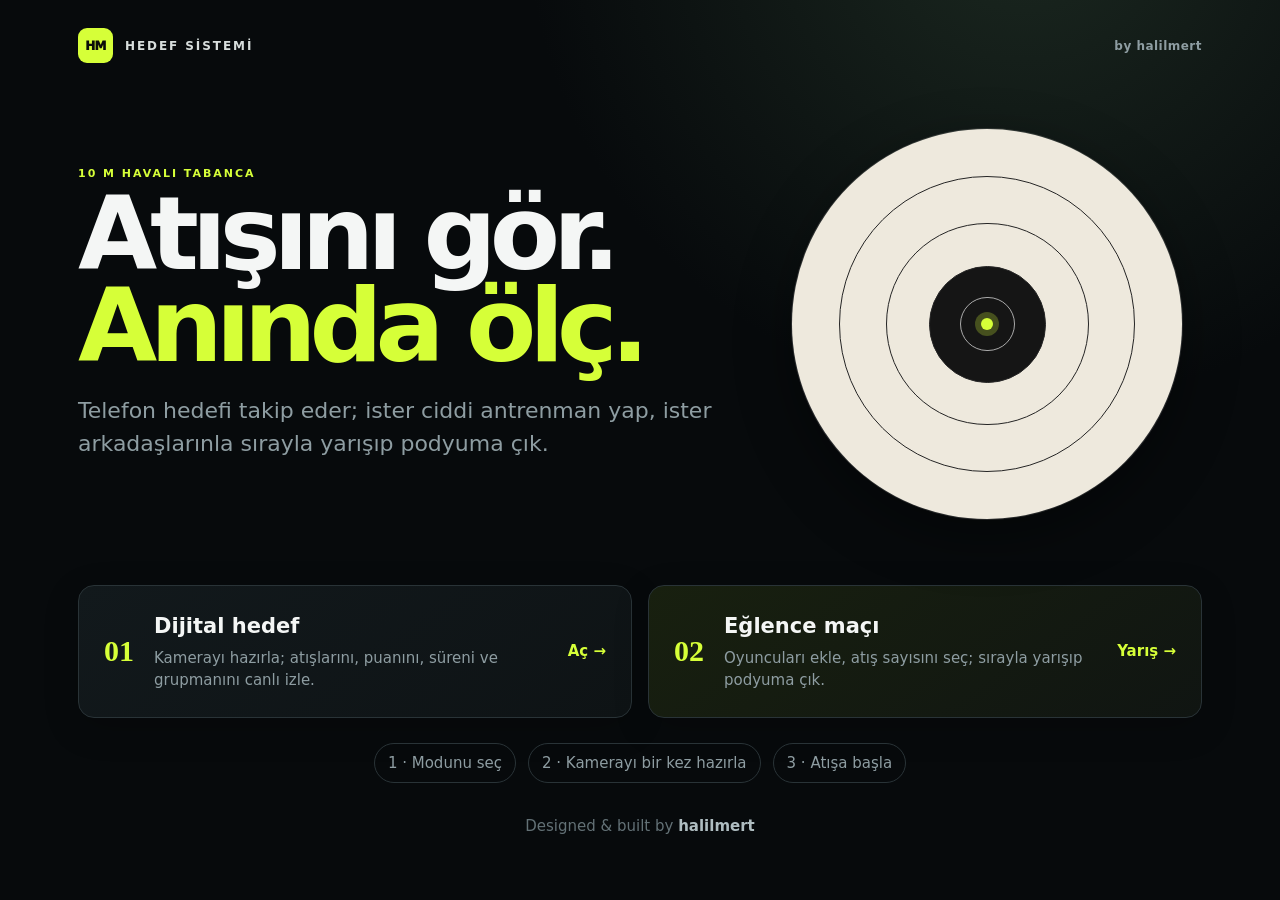
<file: static/index.html>
<!doctype html>
<html lang="tr">
<head>
  <meta charset="utf-8">
  <meta name="viewport" content="width=device-width,initial-scale=1">
  <meta name="theme-color" content="#080b0d">
  <title>Hedef Takip Sistemi · by halilmert</title>
  <link rel="stylesheet" href="/static/css/style.css?v=fun-1">
</head>
<body>
  <main class="landing">
    <nav class="brandbar"><span class="brand-mark">HM</span><span>HEDEF SİSTEMİ</span><span class="byline">by halilmert</span></nav>
    <section class="hero">
      <div>
        <p class="eyebrow">10 M HAVALI TABANCA</p>
        <h1>Atışını gör.<br><em>Anında ölç.</em></h1>
        <p class="lead">Telefon hedefi takip eder; ister ciddi antrenman yap, ister arkadaşlarınla sırayla yarışıp podyuma çık.</p>
      </div>
      <div class="hero-target" aria-hidden="true"><i></i><i></i><i></i><i></i><b></b></div>
    </section>
    <div class="portal-grid">
      <a class="portal" href="/dashboard"><span class="portal-no">01</span><div><h2>Dijital hedef</h2><p>Kamerayı hazırla; atışlarını, puanını, süreni ve grupmanını canlı izle.</p></div><strong>Aç →</strong></a>
      <a class="portal fun-portal" href="/fun"><span class="portal-no">02</span><div><h2>Eğlence maçı</h2><p>Oyuncuları ekle, atış sayısını seç; sırayla yarışıp podyuma çık.</p></div><strong>Yarış →</strong></a>
    </div>
    <section class="quick-guide"><span>1 · Modunu seç</span><span>2 · Kamerayı bir kez hazırla</span><span>3 · Atışa başla</span></section>
    <footer>Designed &amp; built by <strong>halilmert</strong></footer>
  </main>
</body>
</html>
</file>
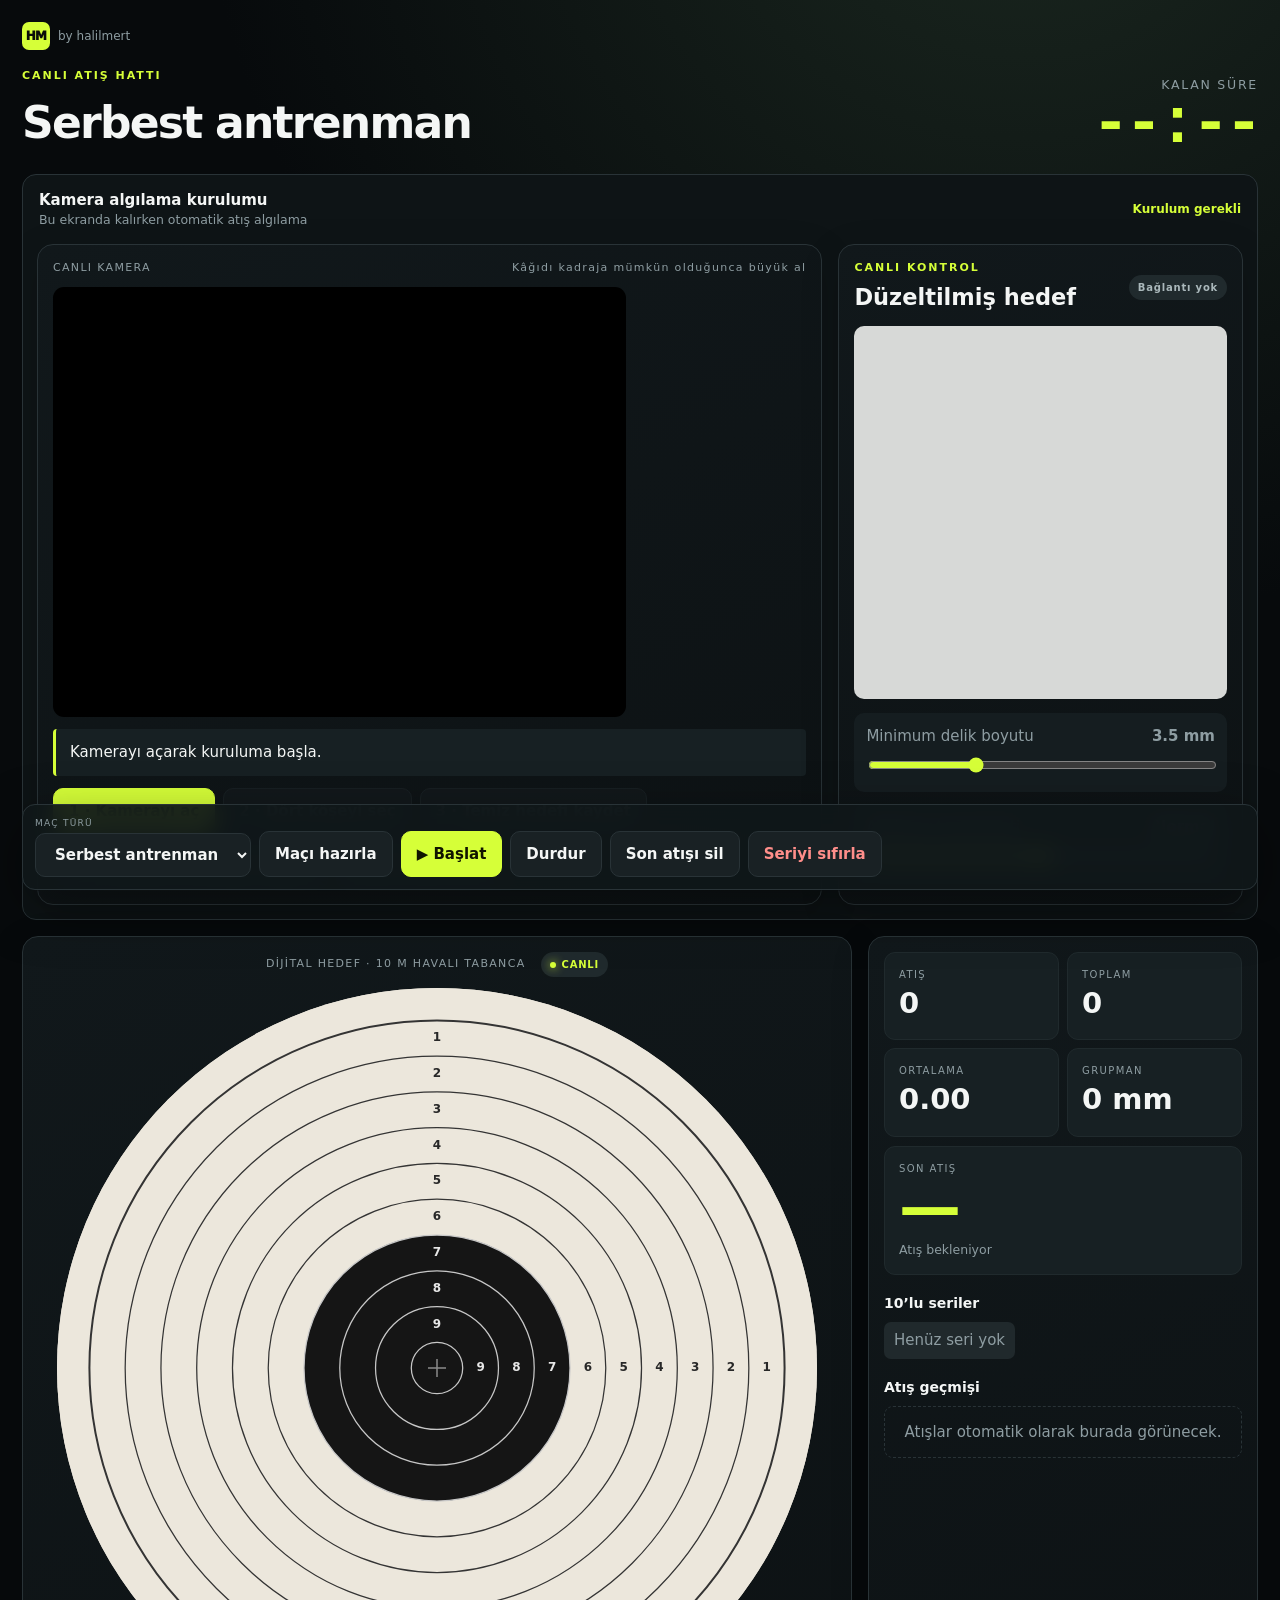
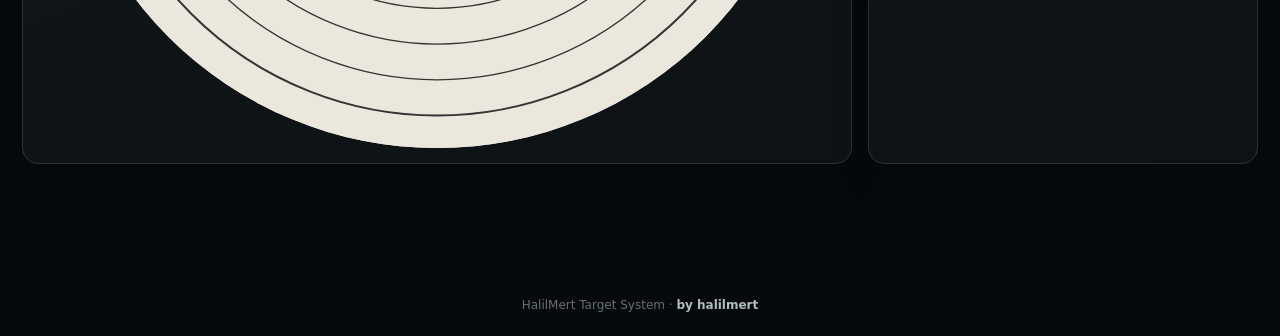
<file: static/dashboard.html>
<!doctype html>
<html lang="tr">
<head>
  <meta charset="utf-8">
  <meta name="viewport" content="width=device-width,initial-scale=1">
  <meta name="theme-color" content="#080b0d">
  <title>Dijital Hedef · HalilMert Target</title>
  <link rel="stylesheet" href="/static/css/style.css?v=auto-2">
</head>
<body>
<main class="match-shell">
  <header class="page-head">
    <div><a class="mini-brand" href="/"><span>HM</span> by halilmert</a><p class="eyebrow">CANLI ATIŞ HATTI</p><h1 id="matchName">Serbest antrenman</h1></div>
    <div><small>KALAN SÜRE</small><div class="clock" id="clock">--:--</div></div>
  </header>
  <details id="sensorSetup" class="dashboard-sensor" open>
    <summary><span><b>Kamera algılama kurulumu</b><small>Bu ekranda kalırken otomatik atış algılama</small></span><strong id="sensorSummary">Kurulum gerekli</strong></summary>
    <section class="sensor-grid embedded-sensor">
      <article class="panel">
        <div class="panel-label"><span>CANLI KAMERA</span><span>Kâğıdı kadraja mümkün olduğunca büyük al</span></div>
        <div class="camera-stage"><video id="video" playsinline muted></video><canvas id="camera"></canvas><canvas id="overlay"></canvas></div>
        <div id="status" class="status">Kamerayı açarak kuruluma başla.</div>
        <div class="steps"><button id="start" class="primary">1 · Kamerayı aç</button><button id="corners" disabled>2 · Dört köşeyi seç</button><button id="reference" disabled>3 · Temiz hedefi kaydet</button><button id="arm" disabled>4 · Otomatik taramayı başlat</button><button id="test" disabled>Şimdi kontrol et</button></div>
      </article>
      <aside class="panel">
        <div class="panel-title"><div><span class="section-kicker">CANLI KONTROL</span><h2>Düzeltilmiş hedef</h2></div><span id="connection" class="pill">Bağlanıyor</span></div>
        <canvas id="warped" width="400" height="400"></canvas>
        <div class="settings"><label><span>Minimum delik boyutu <strong id="sizeLabel">3.5 mm</strong></span><input id="minSize" type="range" min="2" max="7" value="3.5" step="0.5"></label><label><span>Algılama hassasiyeti <strong id="sensitivityLabel">Normal</strong></span><input id="sensitivity" type="range" min="0" max="2" value="1"></label></div>
      </aside>
    </section>
  </details>
  <section class="match-grid">
    <div class="target-panel"><div class="panel-label"><span>DİJİTAL HEDEF · 10 M HAVALI TABANCA</span><span class="live-dot">CANLI</span></div><canvas id="target" width="760" height="760"></canvas></div>
    <aside class="score-panel">
      <div class="metrics"><div><span>ATIŞ</span><strong id="count">0</strong></div><div><span>TOPLAM</span><strong id="total">0</strong></div><div><span>ORTALAMA</span><strong id="average">0.00</strong></div><div><span>GRUPMAN</span><strong id="group">0 mm</strong></div></div>
      <div class="last-shot"><span>SON ATIŞ</span><strong id="lastScore">—</strong><small id="lastMeta">Atış bekleniyor</small></div>
      <h2>10’lu seriler</h2><div id="series" class="series"><span>Henüz seri yok</span></div>
      <h2>Atış geçmişi</h2><div class="shot-list" id="shotList"><div class="empty-row">Atışlar otomatik olarak burada görünecek.</div></div>
    </aside>
  </section>
  <section class="control-bar">
    <label><span>MAÇ TÜRÜ</span><select id="preset"><option value="free">Serbest antrenman</option><option value="40-50">40 atış · 50 dk</option><option value="50-50">50 atış · 50 dk</option><option value="60-75">60 atış · 1 sa 15 dk</option></select></label>
    <button id="configure">Maçı hazırla</button><button id="startMatch" class="primary">▶ Başlat</button><button id="stopMatch">Durdur</button><button id="deleteLast">Son atışı sil</button><button id="reset" class="danger">Seriyi sıfırla</button>
  </section>
  <footer class="app-footer">HalilMert Target System · <strong>by halilmert</strong></footer>
</main>
<script type="module" src="/static/js/dashboard.js?v=auto-2"></script>
<script type="module" src="/static/js/tablet.js?v=auto-9"></script>
</body>
</html>
</file>
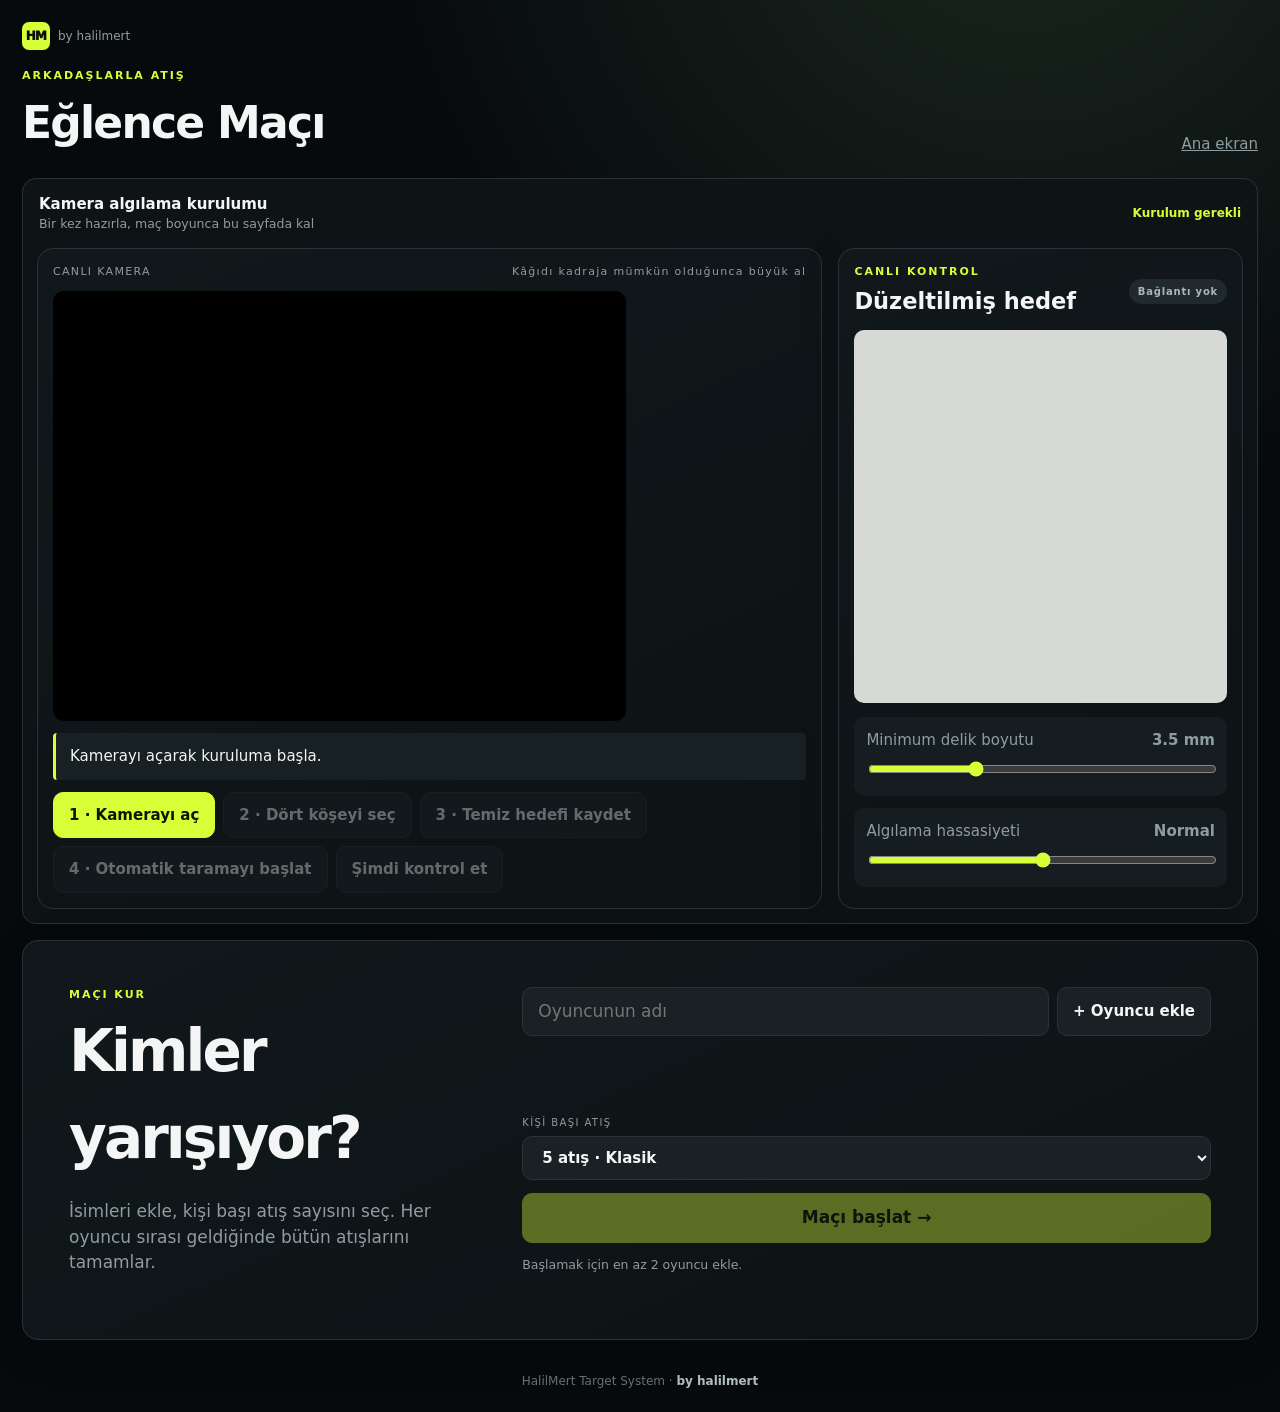
<file: static/fun.html>
<!doctype html>
<html lang="tr">
<head>
  <meta charset="utf-8">
  <meta name="viewport" content="width=device-width,initial-scale=1">
  <meta name="theme-color" content="#080b0d">
  <title>Eğlence Maçı · HalilMert Target</title>
  <link rel="stylesheet" href="/static/css/style.css?v=fun-1">
</head>
<body>
<main class="match-shell fun-shell">
  <header class="page-head fun-head">
    <div><a class="mini-brand" href="/"><span>HM</span> by halilmert</a><p class="eyebrow">ARKADAŞLARLA ATIŞ</p><h1>Eğlence Maçı</h1></div>
    <a class="home-link" href="/">Ana ekran</a>
  </header>

  <details id="sensorSetup" class="dashboard-sensor" open>
    <summary><span><b>Kamera algılama kurulumu</b><small>Bir kez hazırla, maç boyunca bu sayfada kal</small></span><strong id="sensorSummary">Kurulum gerekli</strong></summary>
    <section class="sensor-grid embedded-sensor">
      <article class="panel">
        <div class="panel-label"><span>CANLI KAMERA</span><span>Kâğıdı kadraja mümkün olduğunca büyük al</span></div>
        <div class="camera-stage"><video id="video" playsinline muted></video><canvas id="camera"></canvas><canvas id="overlay"></canvas></div>
        <div id="status" class="status">Kamerayı açarak kuruluma başla.</div>
        <div class="steps"><button id="start" class="primary">1 · Kamerayı aç</button><button id="corners" disabled>2 · Dört köşeyi seç</button><button id="reference" disabled>3 · Temiz hedefi kaydet</button><button id="arm" disabled>4 · Otomatik taramayı başlat</button><button id="test" disabled>Şimdi kontrol et</button></div>
      </article>
      <aside class="panel">
        <div class="panel-title"><div><span class="section-kicker">CANLI KONTROL</span><h2>Düzeltilmiş hedef</h2></div><span id="connection" class="pill">Bağlanıyor</span></div>
        <canvas id="warped" width="400" height="400"></canvas>
        <div class="settings"><label><span>Minimum delik boyutu <strong id="sizeLabel">3.5 mm</strong></span><input id="minSize" type="range" min="2" max="7" value="3.5" step="0.5"></label><label><span>Algılama hassasiyeti <strong id="sensitivityLabel">Normal</strong></span><input id="sensitivity" type="range" min="0" max="2" value="1"></label></div>
      </aside>
    </section>
  </details>

  <section id="funSetup" class="fun-setup panel">
    <div class="fun-setup-copy"><span class="section-kicker">MAÇI KUR</span><h2>Kimler yarışıyor?</h2><p>İsimleri ekle, kişi başı atış sayısını seç. Her oyuncu sırası geldiğinde bütün atışlarını tamamlar.</p></div>
    <div class="player-builder">
      <div class="player-entry"><input id="playerName" maxlength="30" autocomplete="off" placeholder="Oyuncunun adı"><button id="addPlayer">+ Oyuncu ekle</button></div>
      <div id="playerChips" class="player-chips"></div>
      <label class="shot-choice"><span>KİŞİ BAŞI ATIŞ</span><select id="funShotCount"><option value="3">3 atış · Hızlı</option><option value="5" selected>5 atış · Klasik</option><option value="10">10 atış · Uzun</option></select></label>
      <button id="launchFun" class="primary fun-launch" disabled>Maçı başlat →</button>
      <small id="setupHint">Başlamak için en az 2 oyuncu ekle.</small>
    </div>
  </section>

  <section id="funArena" class="hidden">
    <div class="turn-banner"><span>SIRA SENDE</span><strong id="currentPlayer">—</strong><div><b id="turnProgress">0 / 5</b><small>Atış tamamlandı</small></div></div>
    <div class="fun-grid">
      <article class="target-panel"><div class="panel-label"><span>CANLI HEDEF</span><span class="live-dot">MAÇ AÇIK</span></div><canvas id="target" width="760" height="760"></canvas></article>
      <aside class="score-panel fun-score-panel">
        <span class="section-kicker">CANLI SIRALAMA</span><div id="funStandings" class="fun-standings"></div>
        <div class="last-shot fun-last"><span>SON ATIŞ</span><strong id="funLastScore">—</strong><small id="funLastMeta">Atış bekleniyor</small></div>
        <h2>Bu oyuncunun atışları</h2><div id="playerShots" class="player-shots"></div>
      </aside>
    </div>
    <div class="fun-controls"><button id="funDeleteLast">Son atışı sil</button><button id="abandonFun" class="danger">Yeni maç kur</button></div>
  </section>

  <section id="ceremony" class="ceremony hidden">
    <span class="eyebrow">MAÇ TAMAMLANDI</span><h2>İşte podyum!</h2><div id="podium" class="podium"></div>
    <div id="allResults" class="all-results"></div>
    <button id="newFun" class="primary">Yeni maç kur</button>
  </section>
  <footer class="app-footer">HalilMert Target System · <strong>by halilmert</strong></footer>
</main>
<script type="module" src="/static/js/fun.js?v=fun-1"></script>
<script type="module" src="/static/js/tablet.js?v=auto-9"></script>
</body>
</html>
</file>
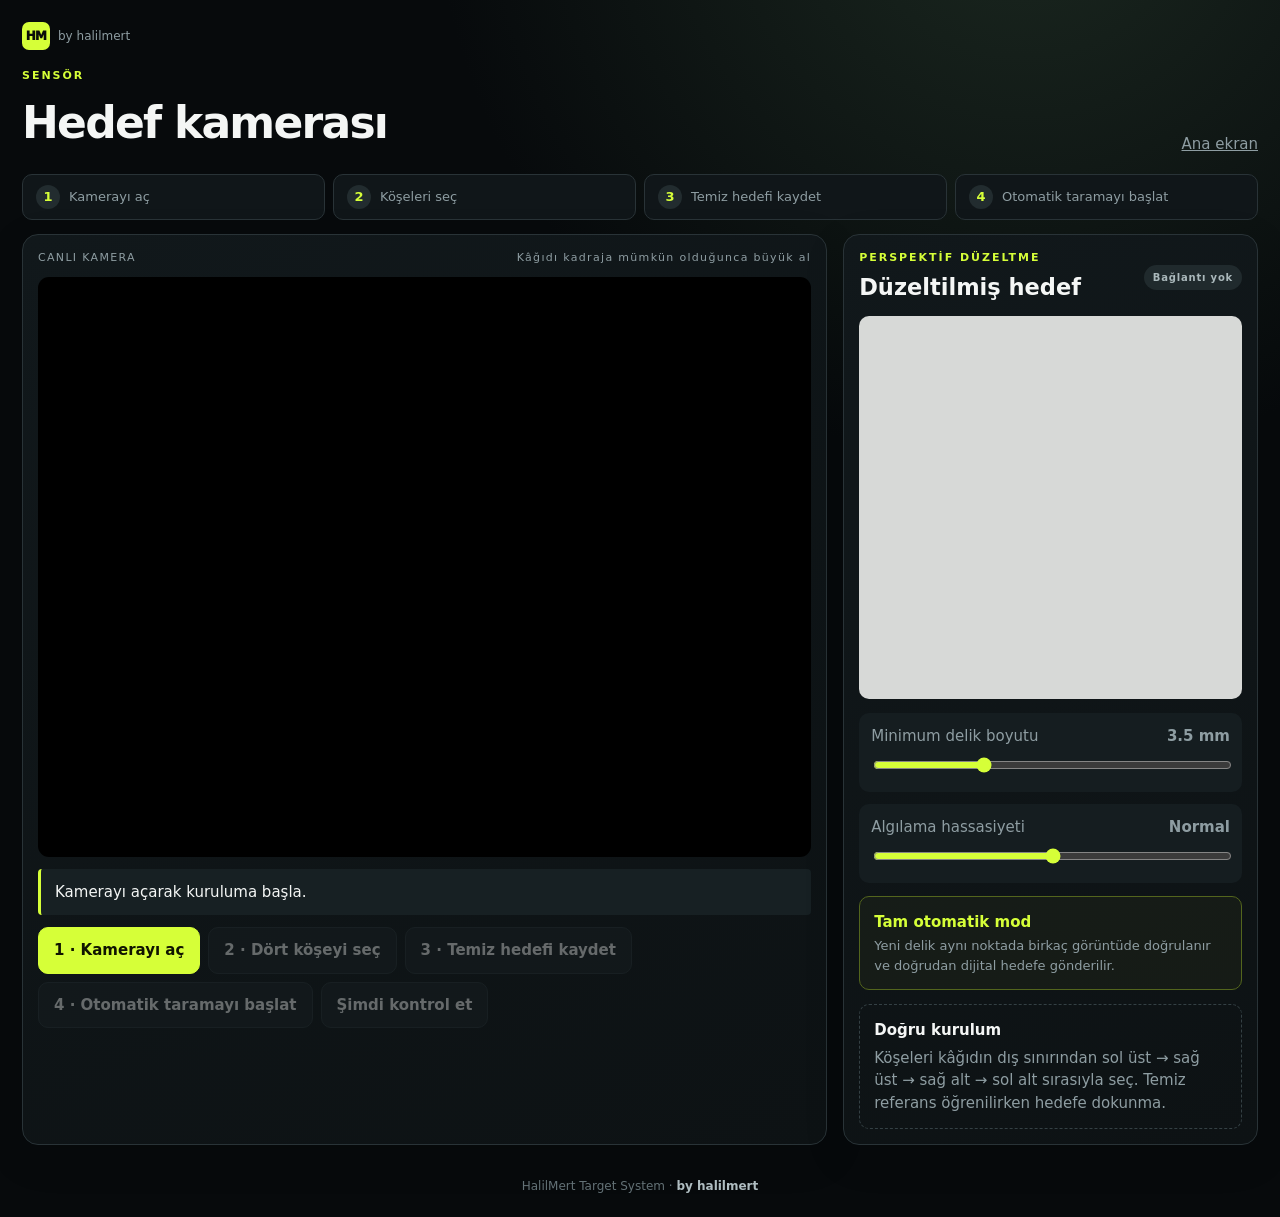
<file: static/tablet.html>
<!doctype html>
<html lang="tr">
<head>
  <meta charset="utf-8">
  <meta name="viewport" content="width=device-width,initial-scale=1,viewport-fit=cover">
  <title>Hedef Kamerası · HalilMert Target</title>
  <link rel="stylesheet" href="/static/css/style.css?v=auto-1">
</head>
<body>
  <main class="app-shell">
    <a class="mini-brand" href="/"><span>HM</span> by halilmert</a>
    <header class="page-head">
      <div><span class="eyebrow">SENSÖR</span><h1>Hedef kamerası</h1></div>
      <a class="home-link" href="/">Ana ekran</a>
    </header>
    <div class="workflow">
      <span><b>1</b>Kamerayı aç</span><span><b>2</b>Köşeleri seç</span>
      <span><b>3</b>Temiz hedefi kaydet</span><span><b>4</b>Otomatik taramayı başlat</span>
    </div>
    <section class="sensor-grid">
      <article class="panel">
        <div class="panel-label"><span>CANLI KAMERA</span><span>Kâğıdı kadraja mümkün olduğunca büyük al</span></div>
        <div class="camera-stage"><video id="video" playsinline muted></video><canvas id="camera"></canvas><canvas id="overlay"></canvas></div>
        <div id="status" class="status">Kamerayı açarak kuruluma başla.</div>
        <div class="steps">
          <button id="start" class="primary">1 · Kamerayı aç</button>
          <button id="corners" disabled>2 · Dört köşeyi seç</button>
          <button id="reference" disabled>3 · Temiz hedefi kaydet</button>
          <button id="arm" disabled>4 · Otomatik taramayı başlat</button>
          <button id="test" disabled>Şimdi kontrol et</button>
        </div>
      </article>
      <aside class="panel">
        <div class="panel-title"><div><span class="section-kicker">PERSPEKTİF DÜZELTME</span><h2>Düzeltilmiş hedef</h2></div><span id="connection" class="pill">Bağlanıyor</span></div>
        <canvas id="warped" width="400" height="400"></canvas>
        <div class="settings">
          <label><span>Minimum delik boyutu <strong id="sizeLabel">3.5 mm</strong></span><input id="minSize" type="range" min="2" max="7" value="3.5" step="0.5"></label>
          <label><span>Algılama hassasiyeti <strong id="sensitivityLabel">Normal</strong></span><input id="sensitivity" type="range" min="0" max="2" value="1"></label>
        </div>
        <div class="auto-info"><strong>Tam otomatik mod</strong><span>Yeni delik aynı noktada birkaç görüntüde doğrulanır ve doğrudan dijital hedefe gönderilir.</span></div>
        <div class="tip"><b>Doğru kurulum</b><p>Köşeleri kâğıdın dış sınırından sol üst → sağ üst → sağ alt → sol alt sırasıyla seç. Temiz referans öğrenilirken hedefe dokunma.</p></div>
      </aside>
    </section>
    <footer class="app-footer">HalilMert Target System · <strong>by halilmert</strong></footer>
  </main>
  <script type="module" src="/static/js/tablet.js?v=auto-9"></script>
</body>
</html>
</file>
<file: static/css/style.css>
:root{--bg:#070a0c;--panel:#101619;--panel2:#151d20;--line:#293337;--text:#f4f6f5;--muted:#8e9da2;--accent:#d6ff38;--accent2:#a8d900;--danger:#ff665f;--radius:16px;--shadow:0 18px 55px #0006}*{box-sizing:border-box}html{color-scheme:dark}body{margin:0;min-height:100vh;background:radial-gradient(circle at 80% -10%,#1b2820 0,transparent 35%),var(--bg);color:var(--text);font:15px/1.5 Inter,ui-sans-serif,system-ui,-apple-system,sans-serif}a{color:inherit}button,select{min-height:44px;border:1px solid var(--line);border-radius:10px;background:#192124;color:var(--text);padding:11px 15px;font:inherit;font-weight:750;cursor:pointer;transition:.18s ease}button:hover:not(:disabled){border-color:#5a6c72;transform:translateY(-1px)}button:disabled{opacity:.38;cursor:not-allowed}.primary{background:var(--accent);border-color:var(--accent);color:#101400}.danger{color:#ff8e8a}.eyebrow,.section-kicker{display:block;margin:0 0 5px;color:var(--accent);font-size:11px;font-weight:900;letter-spacing:.18em}.landing{max-width:1180px;margin:auto;padding:28px 28px 55px}.brandbar{display:flex;align-items:center;gap:12px;color:#d8dedd;font-size:12px;font-weight:850;letter-spacing:.16em}.brand-mark,.mini-brand span{display:inline-grid;place-items:center;width:35px;height:35px;border-radius:9px;background:var(--accent);color:#0a0d08;font-weight:950;letter-spacing:-.06em}.byline{margin-left:auto;color:var(--muted);font-weight:650;letter-spacing:.04em}.hero{min-height:58vh;display:grid;grid-template-columns:1.2fr .8fr;align-items:center;gap:50px}.hero h1{margin:0;font-size:clamp(52px,8vw,104px);line-height:.9;letter-spacing:-.07em}.hero h1 em{color:var(--accent);font-style:normal}.lead{max-width:650px;color:var(--muted);font-size:clamp(17px,2vw,22px)}.hero-target{position:relative;width:min(36vw,390px);aspect-ratio:1;margin:auto;border-radius:50%;background:#eee9dd;box-shadow:0 0 0 1px #fff2,var(--shadow)}.hero-target i{position:absolute;inset:12%;border:1px solid #252525;border-radius:50%}.hero-target i:nth-child(2){inset:24%}.hero-target i:nth-child(3){inset:35%;background:#151515}.hero-target i:nth-child(4){inset:43%;border-color:#aaa}.hero-target b{position:absolute;left:50%;top:50%;width:12px;height:12px;translate:-50% -50%;border-radius:50%;background:var(--accent);box-shadow:0 0 0 6px #d6ff3840}.portal-grid{display:grid;grid-template-columns:1fr 1fr;gap:16px}.portal{display:grid;grid-template-columns:auto 1fr auto;align-items:center;gap:20px;padding:25px;border:1px solid var(--line);background:linear-gradient(145deg,#12191c,#0e1315);text-decoration:none;border-radius:var(--radius);box-shadow:0 10px 35px #0003;transition:.2s}.portal:hover{border-color:#62726c;transform:translateY(-3px)}.portal-no{font:900 30px/1 ui-monospace;color:var(--accent)}.portal h2{margin:0;font-size:21px}.portal p{margin:4px 0 0;color:var(--muted)}.portal strong{color:var(--accent)}.quick-guide{display:flex;justify-content:center;gap:12px;flex-wrap:wrap;margin:25px 0;color:var(--muted)}.quick-guide span{padding:8px 13px;border:1px solid var(--line);border-radius:99px}.landing footer,.app-footer{text-align:center;color:#637176;margin-top:32px}.landing footer strong,.app-footer strong{color:#afbdc1}.app-shell,.match-shell{max-width:1540px;margin:auto;padding:22px}.page-head{display:flex;align-items:flex-end;justify-content:space-between;margin-bottom:18px}.page-head h1{margin:0;font-size:clamp(27px,4vw,44px);letter-spacing:-.04em}.page-head small{display:block;text-align:right;color:var(--muted);letter-spacing:.14em}.mini-brand{display:inline-flex;align-items:center;gap:8px;margin-bottom:18px;color:var(--muted);font-size:12px;text-decoration:none}.mini-brand span{width:28px;height:28px;border-radius:7px}.home-link{color:var(--muted)}.workflow{display:grid;grid-template-columns:repeat(4,1fr);gap:8px;margin-bottom:14px}.workflow span{display:flex;align-items:center;gap:9px;padding:10px 13px;background:#101619;border:1px solid var(--line);border-radius:10px;color:var(--muted);font-size:13px}.workflow b{display:grid;place-items:center;width:24px;height:24px;border-radius:50%;background:#222c2f;color:var(--accent)}.sensor-grid{display:grid;grid-template-columns:minmax(0,1.32fr) minmax(350px,.68fr);gap:16px}.panel,.score-panel,.target-panel{background:linear-gradient(155deg,#11181b,#0d1214);border:1px solid var(--line);border-radius:var(--radius);padding:15px;box-shadow:0 12px 40px #0002}.panel-label,.panel-title{display:flex;align-items:center;justify-content:space-between;gap:15px;margin-bottom:11px}.panel-label{color:var(--muted);font-size:11px;letter-spacing:.12em}.panel-title h2{margin:0}.camera-stage{position:relative;aspect-ratio:4/3;background:#000;border-radius:11px;overflow:hidden}.camera-stage video{display:none}.camera-stage canvas{position:absolute;inset:0;width:100%;height:100%}.status{margin:12px 0;padding:12px 14px;border-left:3px solid var(--accent);border-radius:4px;background:#172023}.status.error{border-color:var(--danger)}.steps{display:flex;flex-wrap:wrap;gap:8px}#warped{display:block;width:100%;aspect-ratio:1;object-fit:contain;background:#d7d9d7;border-radius:10px}.settings{display:grid;gap:12px;margin-top:14px}.settings label{display:block;padding:12px;background:#151d20;border-radius:10px;color:var(--muted)}.settings label span{display:flex;justify-content:space-between}.settings input{width:100%;margin-top:10px;accent-color:var(--accent)}.pill,.live-dot{padding:5px 9px;border-radius:99px;background:#202a2d;color:#aab8bb;font-size:10px;font-weight:800;letter-spacing:.08em}.live-dot{color:var(--accent)}.live-dot:before{content:"";display:inline-block;width:6px;height:6px;margin-right:6px;border-radius:50%;background:var(--accent);box-shadow:0 0 10px var(--accent)}.review{margin-top:13px;padding:15px;border:1px solid var(--accent);background:#d6ff380b;border-radius:11px}.review p{color:var(--muted)}.hidden{display:none!important}.tip{margin-top:14px;padding:14px;border:1px dashed #344044;border-radius:10px;color:var(--muted)}.tip b{color:var(--text)}.tip p{margin:5px 0 0}.match-grid{display:grid;grid-template-columns:minmax(520px,1fr) 390px;gap:16px}.target-panel{display:flex;flex-direction:column;align-items:center}#target{display:block;width:min(100%,760px);height:auto;background:#e8e3d9;border-radius:50%}.clock{font:900 clamp(36px,5vw,70px)/.95 ui-monospace,monospace;color:var(--accent);letter-spacing:-.08em}.metrics{display:grid;grid-template-columns:1fr 1fr;gap:8px}.metrics div,.last-shot{background:#172023;padding:14px;border:1px solid #202a2d;border-radius:11px}.metrics span,.last-shot span{display:block;color:var(--muted);font-size:10px;letter-spacing:.14em}.metrics strong{font-size:29px}.last-shot{margin-top:9px}.last-shot strong{display:block;font-size:62px;line-height:1;color:var(--accent)}.last-shot small{color:var(--muted)}.score-panel h2{margin:18px 0 8px;font-size:14px}.series{display:flex;gap:7px;flex-wrap:wrap}.series span{background:#20292c;padding:7px 10px;border-radius:7px;color:var(--muted)}.shot-list{max-height:220px;overflow:auto}.shot-row{display:grid;grid-template-columns:36px 1fr 50px;padding:8px;border-bottom:1px solid var(--line)}.control-bar{position:sticky;z-index:5;bottom:10px;display:flex;align-items:flex-end;gap:8px;flex-wrap:wrap;margin-top:14px;padding:12px;background:#101719ed;border:1px solid var(--line);border-radius:13px;backdrop-filter:blur(12px);box-shadow:var(--shadow)}.control-bar label{display:grid;gap:3px}.control-bar label span{font-size:9px;color:var(--muted);letter-spacing:.14em}.control-bar select{min-width:210px}.app-footer{font-size:12px}@media(max-width:980px){.hero{min-height:auto;padding:80px 0 50px}.hero-target{width:min(38vw,300px)}.sensor-grid,.match-grid{grid-template-columns:1fr}.score-panel{order:-1}.match-grid{min-width:0}.workflow{grid-template-columns:1fr 1fr}.target-panel{padding:8px}.score-panel .shot-list{max-height:150px}}@media(max-width:650px){.landing,.app-shell,.match-shell{padding:13px}.brandbar{margin-bottom:50px}.hero{display:block;padding:20px 0 45px}.hero-target{display:none}.portal-grid{grid-template-columns:1fr}.portal{grid-template-columns:auto 1fr;padding:18px}.portal strong{display:none}.page-head{align-items:flex-start}.page-head .clock{font-size:35px}.page-head small{font-size:8px}.workflow{display:none}.sensor-grid{grid-template-columns:1fr}.panel,.score-panel{padding:11px}.steps{display:grid;grid-template-columns:1fr 1fr}.steps button{padding:9px}.metrics strong{font-size:24px}.last-shot{display:grid;grid-template-columns:1fr auto;align-items:center}.last-shot strong{grid-row:1/3;grid-column:2;font-size:52px}.control-bar{position:static;display:grid;grid-template-columns:1fr 1fr}.control-bar label{grid-column:1/-1}.control-bar select{width:100%}.match-grid{display:flex;flex-direction:column}.target-panel{order:2}.score-panel{order:1}.quick-guide{justify-content:flex-start}.hero h1{font-size:50px}}
.auto-info{display:grid;gap:3px;margin-top:13px;padding:14px;border:1px solid #53651d;border-radius:10px;background:#d6ff3809}.auto-info strong{color:var(--accent)}.auto-info span{color:var(--muted);font-size:13px}
.empty-row{padding:14px;color:var(--muted);border:1px dashed var(--line);border-radius:9px;text-align:center}
.dashboard-sensor{margin:0 0 16px;border:1px solid var(--line);border-radius:14px;background:#0e1416;overflow:hidden}.dashboard-sensor>summary{display:flex;align-items:center;justify-content:space-between;gap:15px;padding:14px 16px;cursor:pointer;list-style:none}.dashboard-sensor>summary::-webkit-details-marker{display:none}.dashboard-sensor>summary span{display:grid}.dashboard-sensor>summary small{color:var(--muted);font-weight:500}.dashboard-sensor>summary strong{color:var(--accent);font-size:12px}.embedded-sensor{padding:0 14px 14px}.embedded-sensor .camera-stage{max-height:430px}.embedded-sensor #warped{max-height:430px}@media(max-width:650px){.dashboard-sensor>summary small{display:none}.embedded-sensor{padding:0 8px 8px}}
.fun-portal{background:linear-gradient(145deg,#18200f,#101512)}.fun-shell{max-width:1600px}.fun-head{padding-bottom:4px}.fun-setup{display:grid;grid-template-columns:minmax(260px,.75fr) minmax(360px,1.25fr);gap:40px;margin-bottom:16px;padding:clamp(22px,4vw,46px)}.fun-setup h2,.ceremony h2{margin:0;font-size:clamp(32px,5vw,58px);letter-spacing:-.05em}.fun-setup-copy p{max-width:520px;color:var(--muted);font-size:17px}.player-builder{display:grid;align-content:start;gap:13px}.player-entry{display:grid;grid-template-columns:1fr auto;gap:8px}.player-entry input{min-width:0;min-height:48px;border:1px solid var(--line);border-radius:10px;background:#192124;color:var(--text);padding:11px 15px;font:inherit;font-size:17px;outline:none}.player-entry input:focus{border-color:var(--accent);box-shadow:0 0 0 3px #d6ff3814}.player-chips{display:flex;flex-wrap:wrap;gap:8px;min-height:45px}.player-chip{display:flex;align-items:center;gap:8px;min-height:38px;padding:7px 10px;border-radius:99px}.player-chip b{display:grid;place-items:center;width:23px;height:23px;border-radius:50%;background:var(--accent);color:#101400}.player-chip span{color:var(--danger);font-size:18px}.shot-choice{display:grid;gap:6px;padding-top:8px}.shot-choice span{color:var(--muted);font-size:10px;letter-spacing:.14em}.shot-choice select{width:100%}.fun-launch{font-size:17px}.player-builder>small{color:var(--muted)}.turn-banner{display:grid;grid-template-columns:auto 1fr auto;align-items:center;gap:20px;margin-bottom:14px;padding:17px 22px;border:1px solid #647a1e;border-radius:14px;background:linear-gradient(100deg,#d6ff3812,#101719)}.turn-banner>span{color:var(--accent);font-size:11px;font-weight:900;letter-spacing:.18em}.turn-banner>strong{font-size:clamp(30px,5vw,62px);line-height:1;letter-spacing:-.05em}.turn-banner>div{text-align:right}.turn-banner>div b{display:block;font-size:25px}.turn-banner>div small{color:var(--muted)}.fun-grid{display:grid;grid-template-columns:minmax(520px,1fr) 390px;gap:16px}.fun-score-panel{align-self:stretch}.fun-standings{display:grid;gap:7px}.standing-row{display:grid;grid-template-columns:34px 1fr auto;align-items:center;gap:9px;padding:11px;border:1px solid var(--line);border-radius:10px;background:#151d20}.standing-row>span{font-weight:800}.standing-row small{display:block;color:var(--muted);font-size:11px;font-weight:500}.standing-row>strong{font-size:26px}.standing-row.active{border-color:var(--accent);background:#d6ff380c}.standing-row.active>span:after{content:" · ATIŞTA";color:var(--accent);font-size:9px;letter-spacing:.1em}.fun-last{margin:12px 0}.player-shots{display:flex;flex-wrap:wrap;gap:8px}.player-shots>span{display:grid;grid-template-columns:auto auto;align-items:center;gap:3px 8px;min-width:62px;padding:8px;border:1px solid var(--line);border-radius:9px;background:#1a2225;font-size:22px;font-weight:900}.player-shots>span b{grid-row:1/3;color:var(--accent);font-size:11px}.player-shots>span small{color:var(--muted);font-size:10px}.player-shots em{color:var(--muted);font-style:normal}.fun-controls{display:flex;justify-content:flex-end;gap:8px;margin-top:12px}.ceremony{padding:clamp(25px,5vw,60px);border:1px solid var(--line);border-radius:18px;background:radial-gradient(circle at 50% 0,#d6ff381d,transparent 38%),#101619;text-align:center;overflow:hidden}.podium{display:flex;align-items:flex-end;justify-content:center;gap:12px;min-height:350px;margin:35px auto 25px}.podium-place{display:flex;flex-direction:column;justify-content:flex-start;width:min(28%,240px);min-height:190px;padding:22px 12px;border:1px solid var(--line);border-radius:15px 15px 5px 5px;background:#1a2225}.podium-place>span{font-size:38px}.podium-place>strong{margin:8px 0;font-size:clamp(18px,3vw,27px);overflow-wrap:anywhere}.podium-place>b{font-size:20px;color:var(--accent)}.podium-place>small{color:var(--muted)}.podium-place.place-1{min-height:295px;border-color:var(--accent);background:linear-gradient(#d6ff3820,#1a2225);order:2}.podium-place.place-2{min-height:235px;order:1}.podium-place.place-3{order:3}.all-results{max-width:650px;margin:0 auto 22px}.all-results>div{display:grid;grid-template-columns:34px 1fr 70px 60px;gap:8px;padding:10px;border-bottom:1px solid var(--line);text-align:left}.all-results>div strong,.all-results>div small{text-align:right}.all-results>div small{color:var(--muted)}@media(max-width:980px){.fun-setup,.fun-grid{grid-template-columns:1fr}.fun-score-panel{order:-1}}@media(max-width:650px){.fun-setup{gap:20px;padding:20px}.player-entry{grid-template-columns:1fr}.turn-banner{grid-template-columns:1fr auto}.turn-banner>span{grid-column:1/-1}.turn-banner>strong{font-size:36px}.turn-banner>div small{display:none}.podium{gap:5px;min-height:280px}.podium-place{width:33%;padding:14px 5px}.podium-place.place-1{min-height:250px}.podium-place.place-2{min-height:210px}.podium-place{min-height:175px}.podium-place>span{font-size:28px}.podium-place>b{font-size:15px}.all-results>div{grid-template-columns:25px 1fr 45px 48px}}
</file>
